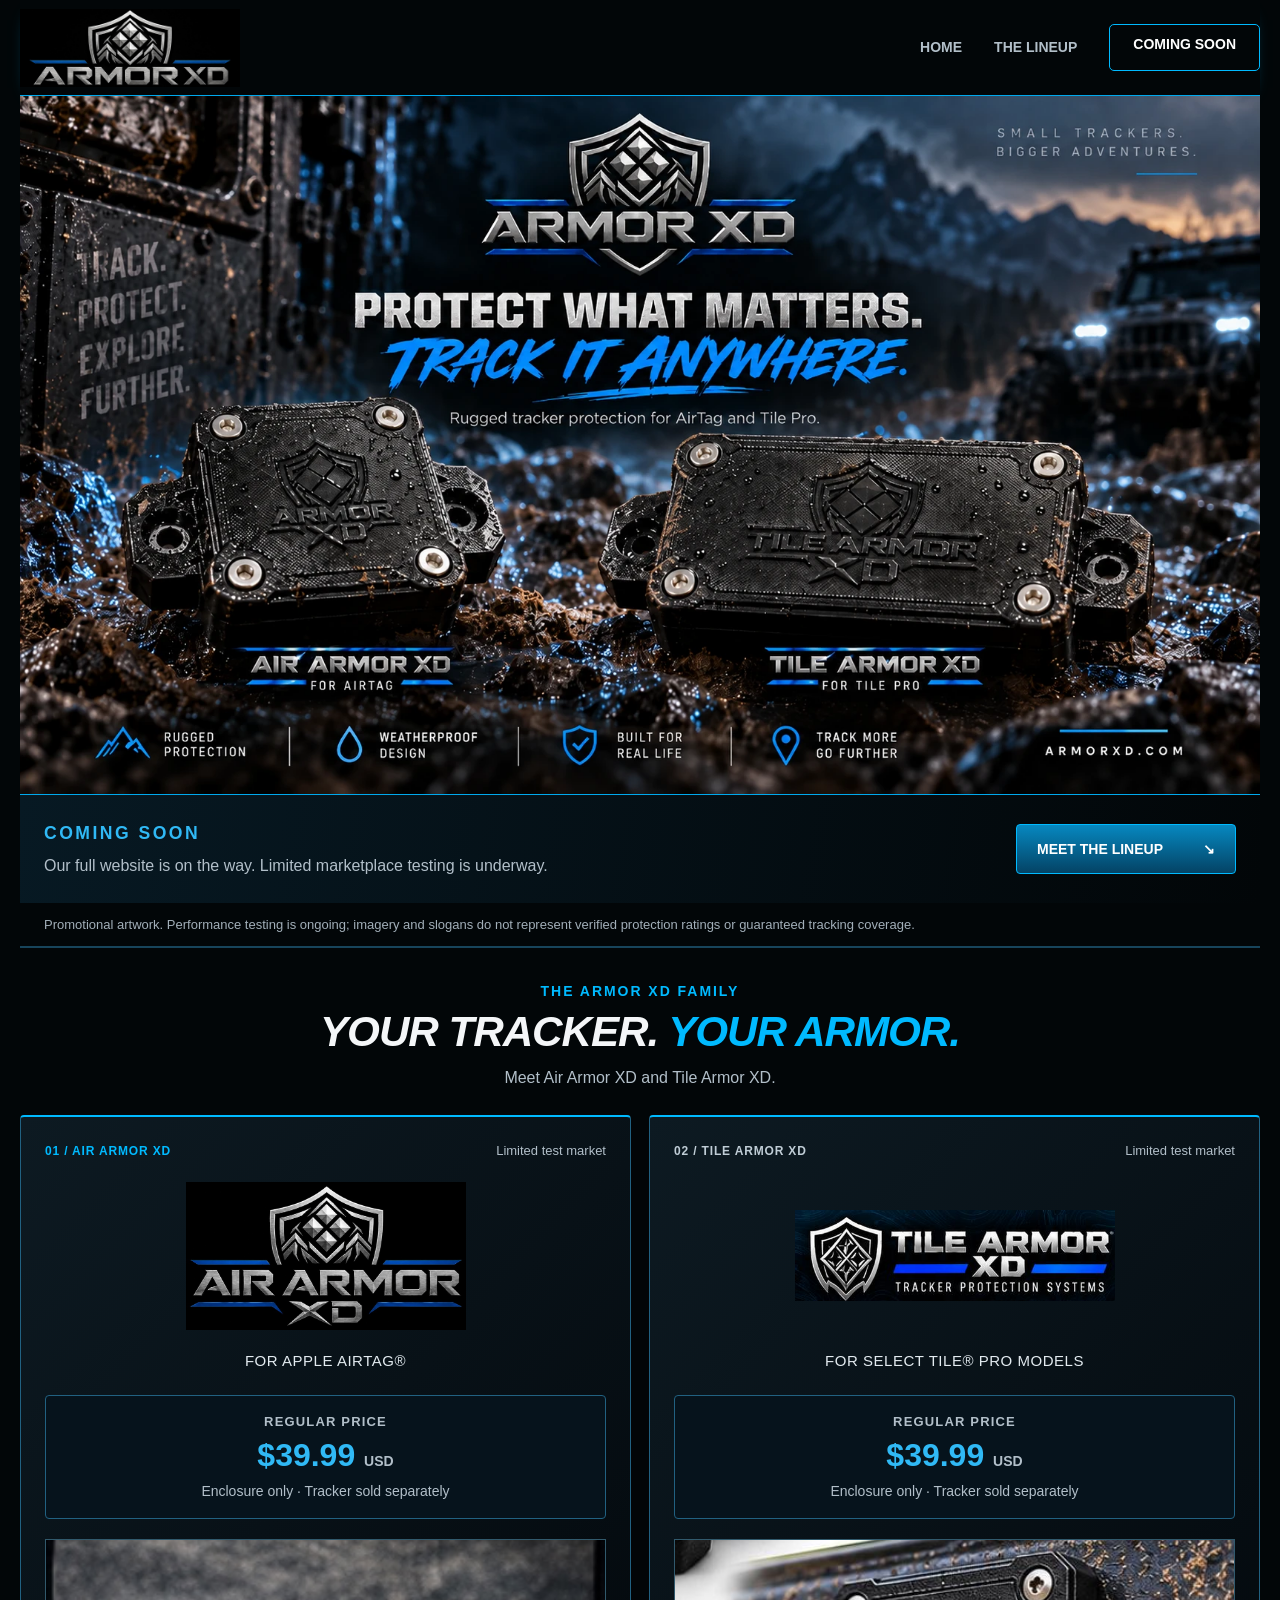
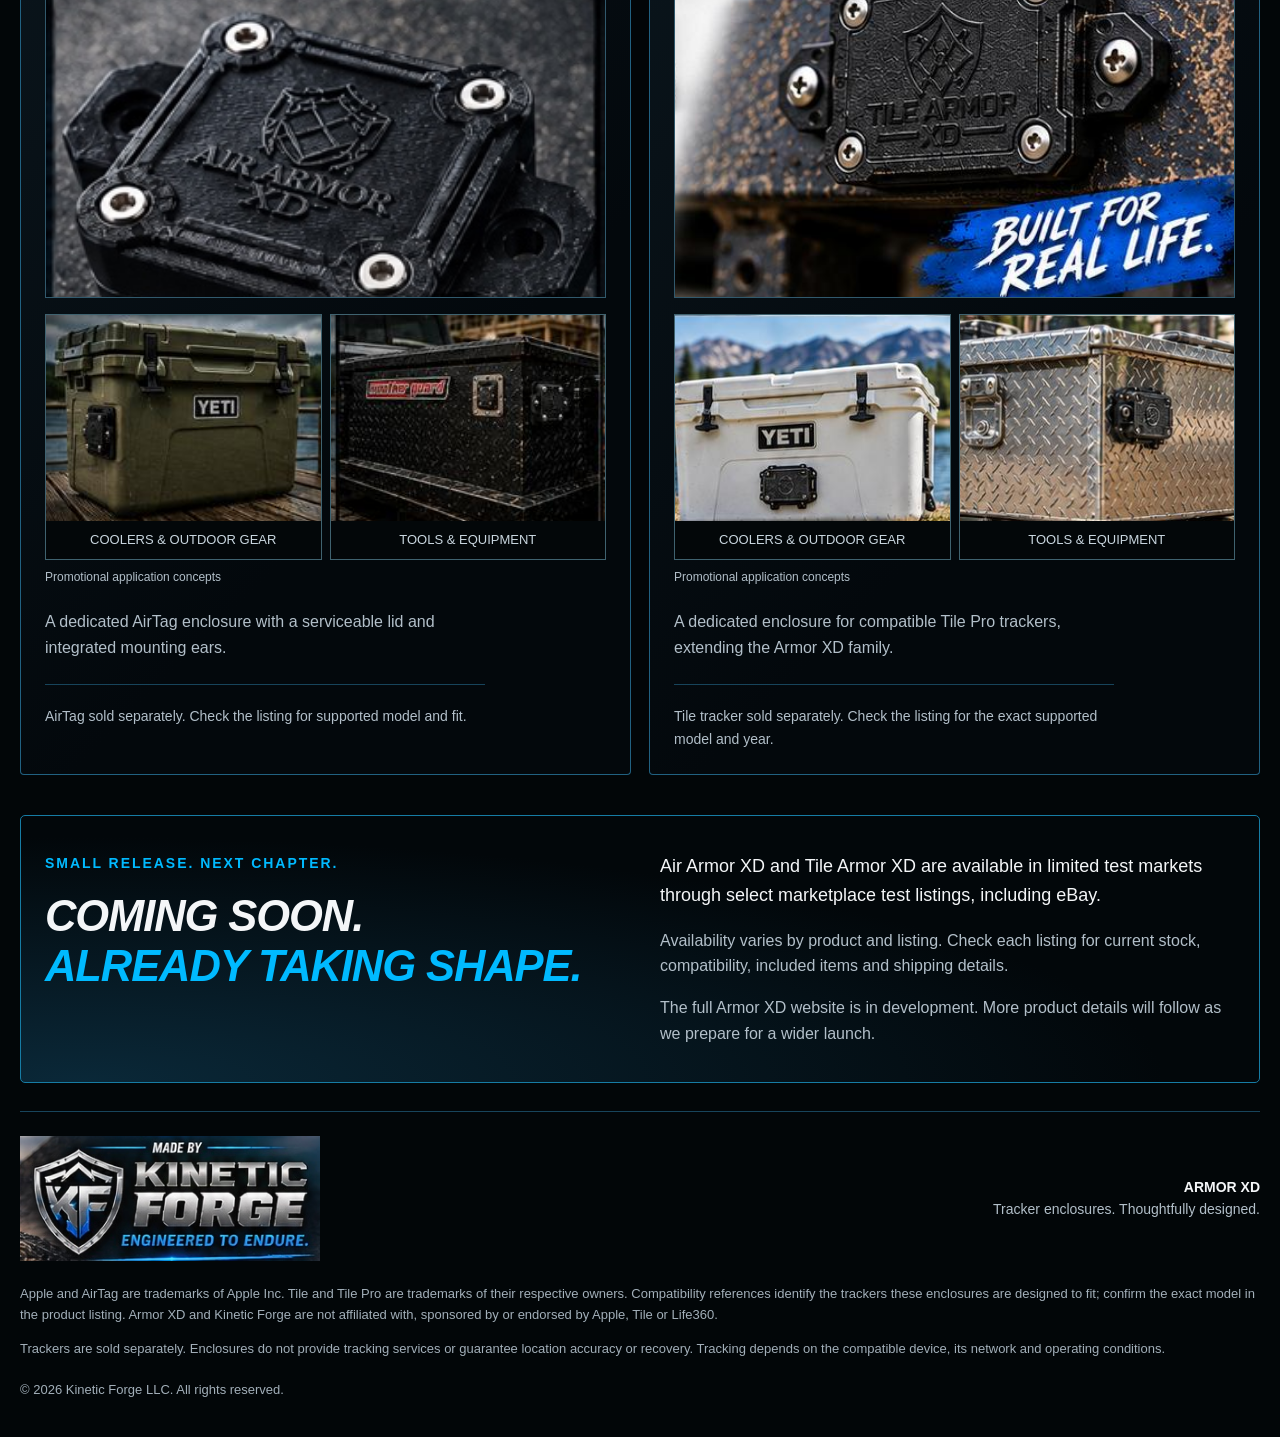
<file: index.html>
<!doctype html>
<html lang="en">
<head>
  <meta charset="utf-8">
  <meta name="viewport" content="width=device-width, initial-scale=1">
  <meta name="theme-color" content="#05090c">
  <meta name="description" content="Meet Air Armor XD and Tile Armor XD by Kinetic Forge. Our full website is coming soon. Limited availability through select marketplace test listings, including eBay.">
  <title>Armor XD | Coming Soon · Kinetic Forge</title>
  <link rel="icon" type="image/svg+xml" href="data:image/svg+xml,%3Csvg xmlns='http://www.w3.org/2000/svg' viewBox='0 0 32 32'%3E%3Crect width='32' height='32' rx='6' fill='%2305090c'/%3E%3Cpath d='M7 7h18v12l-9 7-9-7z' fill='none' stroke='%2325b4f4' stroke-width='2'/%3E%3Cpath d='m12 12 8 8m0-8-8 8' stroke='white' stroke-width='3'/%3E%3C/svg%3E">
  <link rel="stylesheet" href="styles.css">
</head>
<body>
  <a class="skip" href="#main">Skip to content</a>
  <header class="wrap header">
    <a class="brand logo-main" href="./" aria-label="Armor XD home"><img src="assets/armorxd-logo.jpg" width="1200" height="512" alt="Armor XD"></a>
    <nav aria-label="Main navigation"><a href="#main">Home</a><a href="#products">The lineup</a><a class="nav-status" href="#availability">Coming soon</a></nav>
  </header>
  <main id="main">
    <section class="brand-hero wrap" aria-labelledby="hero-title">
      <h1 id="hero-title" class="visually-hidden">Armor XD — Air Armor XD and Tile Armor XD tracker enclosures</h1>
      <img class="brand-hero-image" src="assets/armor-xd-hero.webp" width="1672" height="941" alt="Armor XD: Protect what matters. Air Armor XD for AirTag and Tile Armor XD for Tile Pro, pictured together in an outdoor adventure scene." fetchpriority="high">
      <div class="hero-launch-bar">
        <div><strong>COMING SOON</strong><p>Our full website is on the way. Limited marketplace testing is underway.</p></div>
        <a class="button" href="#products">Meet the lineup <span aria-hidden="true">↘</span></a>
      </div>
      <p class="hero-art-note">Promotional artwork. Performance testing is ongoing; imagery and slogans do not represent verified protection ratings or guaranteed tracking coverage.</p>
    </section>
    <section class="lineup wrap" id="products" aria-labelledby="lineup-title">
      <div class="section-heading"><p class="eyebrow">THE ARMOR XD FAMILY</p><h2 id="lineup-title">YOUR TRACKER. <span>YOUR ARMOR.</span></h2><p>Meet Air Armor XD and Tile Armor XD.</p></div>
      <div class="products">
        <article class="product air">
          <div class="product-top"><span class="eyebrow">01 / AIR ARMOR XD</span><span class="small-status">Limited test market</span></div>
          <h3 class="product-logo logo-air"><a class="air-image-link" href="air-armor-xd.html" title="Explore Air Armor XD" aria-label="Explore Air Armor XD"><img src="assets/air-armor-logo.jpg" width="820" height="434" alt="Air Armor XD"></a></h3>
          <p class="compatibility">For Apple AirTag®</p>
<div class="retail-price"><span>Regular price</span><strong>$39.99 <small>USD</small></strong><p>Enclosure only · Tracker sold separately</p></div>
          <div class="lineup-detail detail-air"><img src="assets/air-armor-details.jpg" width="1536" height="512" loading="lazy" alt="Air Armor XD lid and mounting ears in a close-up product view."></div>
          <div class="application-pair">
            <figure><div class="application-crop air-cooler"><img src="assets/air-applications.jpg" width="1200" height="800" loading="lazy" alt="Promotional concept showing an Air Armor XD enclosure on a cooler."></div><figcaption>Coolers &amp; outdoor gear</figcaption></figure>
            <figure><div class="application-crop air-toolbox"><img src="assets/air-applications.jpg" width="1200" height="800" loading="lazy" alt="Promotional concept showing an Air Armor XD enclosure on a toolbox."></div><figcaption>Tools &amp; equipment</figcaption></figure>
          </div>
          <p class="concept-label">Promotional application concepts</p>
          <p>A dedicated AirTag enclosure with a serviceable lid and integrated mounting ears.</p>
          <p class="product-note">AirTag sold separately. Check the listing for supported model and fit.</p>
        </article>
        <article class="product tile">
          <div class="product-top"><span class="eyebrow">02 / TILE ARMOR XD</span><span class="small-status">Limited test market</span></div>
          <h3 class="product-logo"><a class="logo-tile tile-image-link" href="tile-armor-xd.html" title="Explore Tile Armor XD" aria-label="Explore Tile Armor XD"><img src="assets/tile-applications.jpg" width="1200" height="1200" alt="Tile Armor XD"></a></h3>
          <p class="compatibility">For select Tile® Pro models</p>
<div class="retail-price"><span>Regular price</span><strong>$39.99 <small>USD</small></strong><p>Enclosure only · Tracker sold separately</p></div>
          <div class="lineup-detail detail-tile"><img src="assets/tile-product.jpg" width="1254" height="1254" loading="lazy" alt="Tile Armor XD enclosure mounted against a metal surface, from the supplied product artwork."></div>
          <div class="application-pair">
            <figure><div class="application-crop tile-cooler"><img src="assets/tile-applications.jpg" width="1200" height="1200" loading="lazy" alt="Promotional concept showing a Tile Armor XD enclosure on a cooler."></div><figcaption>Coolers &amp; outdoor gear</figcaption></figure>
            <figure><div class="application-crop tile-toolbox"><img src="assets/tile-applications.jpg" width="1200" height="1200" loading="lazy" alt="Promotional concept showing a Tile Armor XD enclosure on a metal toolbox."></div><figcaption>Tools &amp; equipment</figcaption></figure>
          </div>
          <p class="concept-label">Promotional application concepts</p>
          <p>A dedicated enclosure for compatible Tile Pro trackers, extending the Armor XD family.</p>
          <p class="product-note">Tile tracker sold separately. Check the listing for the exact supported model and year.</p>
        </article>
      </div>
    </section>
    <section class="availability wrap" id="availability" aria-labelledby="availability-title">
      <div><p class="eyebrow">SMALL RELEASE. NEXT CHAPTER.</p><h2 id="availability-title">Coming soon.<br><span>Already taking shape.</span></h2></div>
      <div class="availability-copy"><p>Air Armor XD and Tile Armor XD are available in limited test markets through select marketplace test listings, including eBay.</p><p>Availability varies by product and listing. Check each listing for current stock, compatibility, included items and shipping details.</p><p class="closing">The full Armor XD website is in development. More product details will follow as we prepare for a wider launch.</p></div>
    </section>
  </main>
  <footer class="wrap footer">
    <div class="footer-brand"><div class="logo-forge"><img src="assets/kinetic-forge-brand.jpg" width="1024" height="209" alt="Made by Kinetic Forge — Engineered to Endure."></div><p>ARMOR XD<br><span>Tracker enclosures. Thoughtfully designed.</span></p></div>
    <div class="legal"><p>Apple and AirTag are trademarks of Apple Inc. Tile and Tile Pro are trademarks of their respective owners. Compatibility references identify the trackers these enclosures are designed to fit; confirm the exact model in the product listing. Armor XD and Kinetic Forge are not affiliated with, sponsored by or endorsed by Apple, Tile or Life360.</p><p>Trackers are sold separately. Enclosures do not provide tracking services or guarantee location accuracy or recovery. Tracking depends on the compatible device, its network and operating conditions.</p><p class="copyright">© 2026 Kinetic Forge LLC. All rights reserved.</p></div>
  </footer>
</body>
</html>
</file>
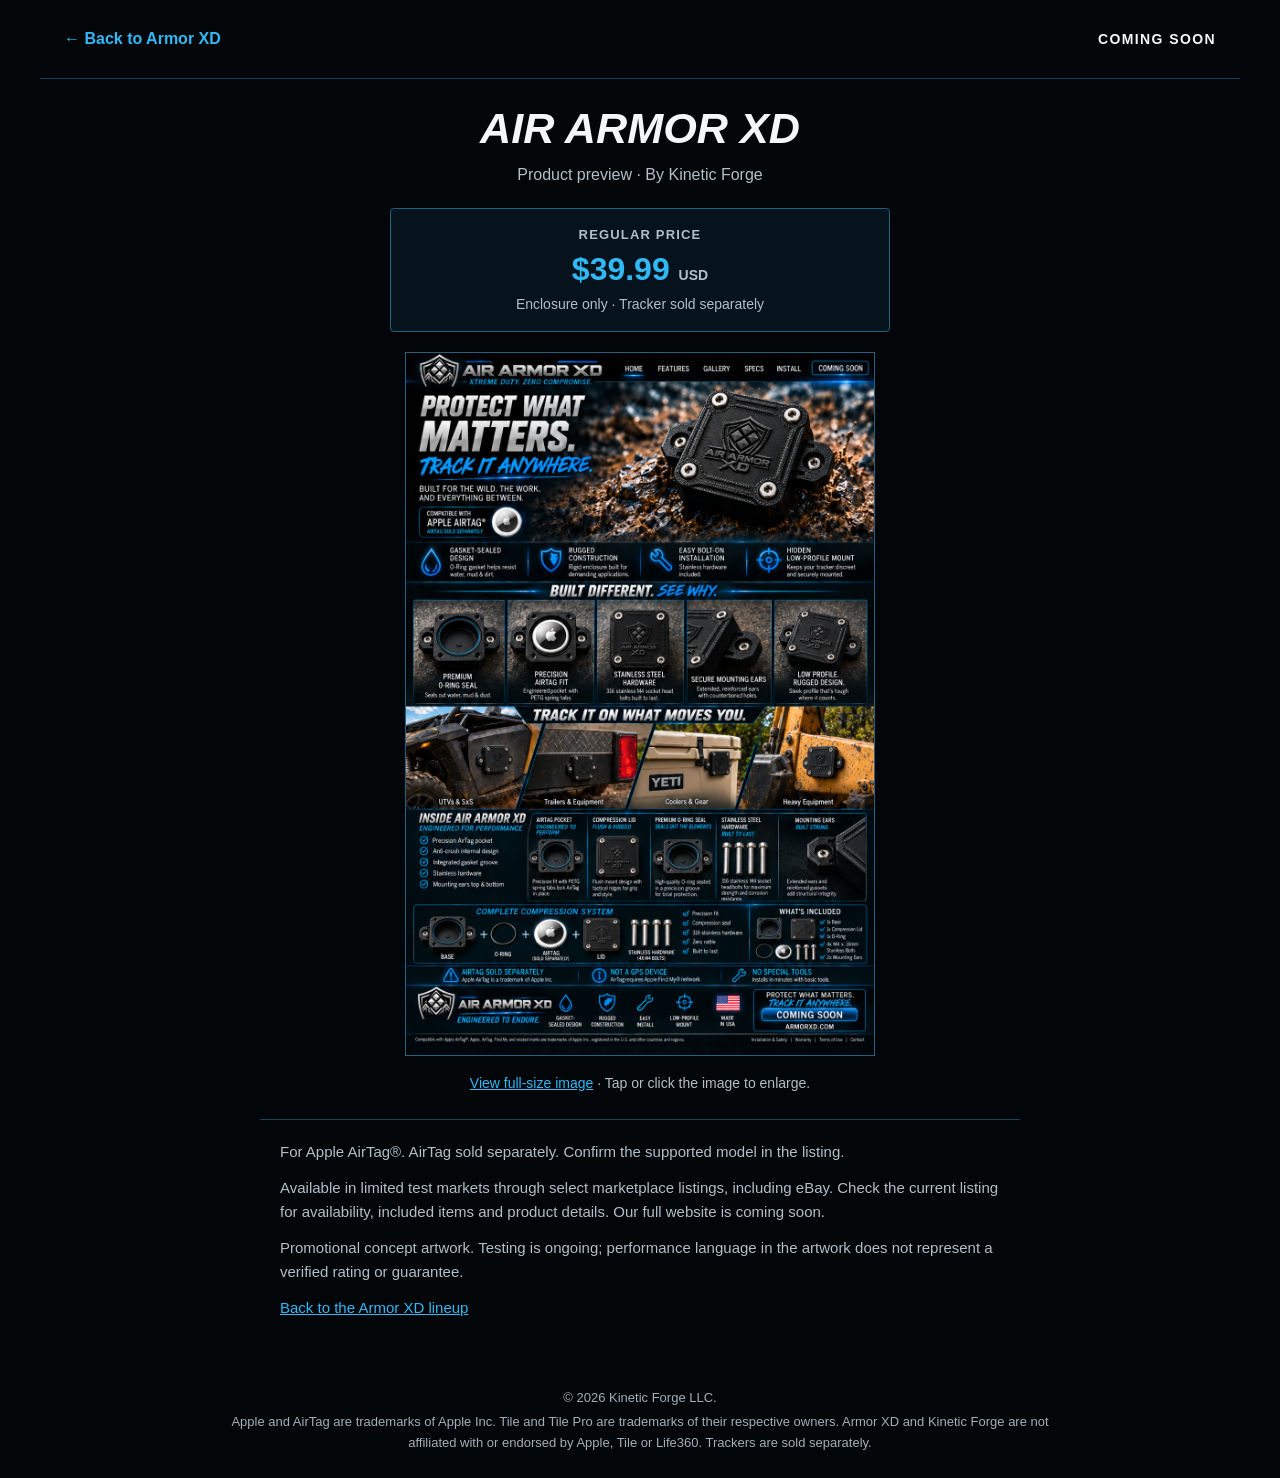
<file: air-armor-xd.html>
<!doctype html>
<html lang="en">
<head>
<meta charset="utf-8">
<meta name="viewport" content="width=device-width,initial-scale=1">
<meta name="theme-color" content="#020608">
<meta name="description" content="Air Armor XD product preview by Kinetic Forge. Full website coming soon; limited marketplace test availability.">
<title>Air Armor XD | Product Preview · Armor XD</title>
<link rel="stylesheet" href="product-preview.css">
<link rel="icon" type="image/svg+xml" href="data:image/svg+xml,%3Csvg xmlns='http://www.w3.org/2000/svg' viewBox='0 0 32 32'%3E%3Crect width='32' height='32' rx='6' fill='%2305090c'/%3E%3Cpath d='M7 7h18v12l-9 7-9-7z' fill='none' stroke='%2325b4f4' stroke-width='2'/%3E%3Cpath d='m12 12 8 8m0-8-8 8' stroke='white' stroke-width='3'/%3E%3C/svg%3E">
</head>
<body>
<header class="preview-header"><a href="index.html#products">← Back to Armor XD</a><span class="status">Coming soon</span></header>
<main class="preview-main">
<div class="preview-heading"><h1>Air Armor XD</h1><p>Product preview · By Kinetic Forge</p></div>
<div class="retail-price"><span>Regular price</span><strong>$39.99 <small>USD</small></strong><p>Enclosure only · Tracker sold separately</p></div>
<a class="image-link" href="assets/Air%20Armor%20XD%20Coming%20Soon.png" aria-label="View Air Armor XD image full-size" title="View full-size image"><img src="assets/Air%20Armor%20XD%20Coming%20Soon.png" alt="Air Armor XD promotional product artwork with enclosure details and compatibility information."></a>
<p class="image-help"><a href="assets/Air%20Armor%20XD%20Coming%20Soon.png">View full-size image</a> · Tap or click the image to enlarge.</p>
<section class="preview-note" aria-label="Availability and compatibility"><p>For Apple AirTag®. AirTag sold separately. Confirm the supported model in the listing.</p><p>Available in limited test markets through select marketplace listings, including eBay. Check the current listing for availability, included items and product details. Our full website is coming soon.</p><p>Promotional concept artwork. Testing is ongoing; performance language in the artwork does not represent a verified rating or guarantee.</p><a href="index.html#products">Back to the Armor XD lineup</a></section>
</main>
<footer class="preview-footer"><p>© 2026 Kinetic Forge LLC.</p><p>Apple and AirTag are trademarks of Apple Inc. Tile and Tile Pro are trademarks of their respective owners. Armor XD and Kinetic Forge are not affiliated with or endorsed by Apple, Tile or Life360. Trackers are sold separately.</p></footer>
</body>
</html>
</file>
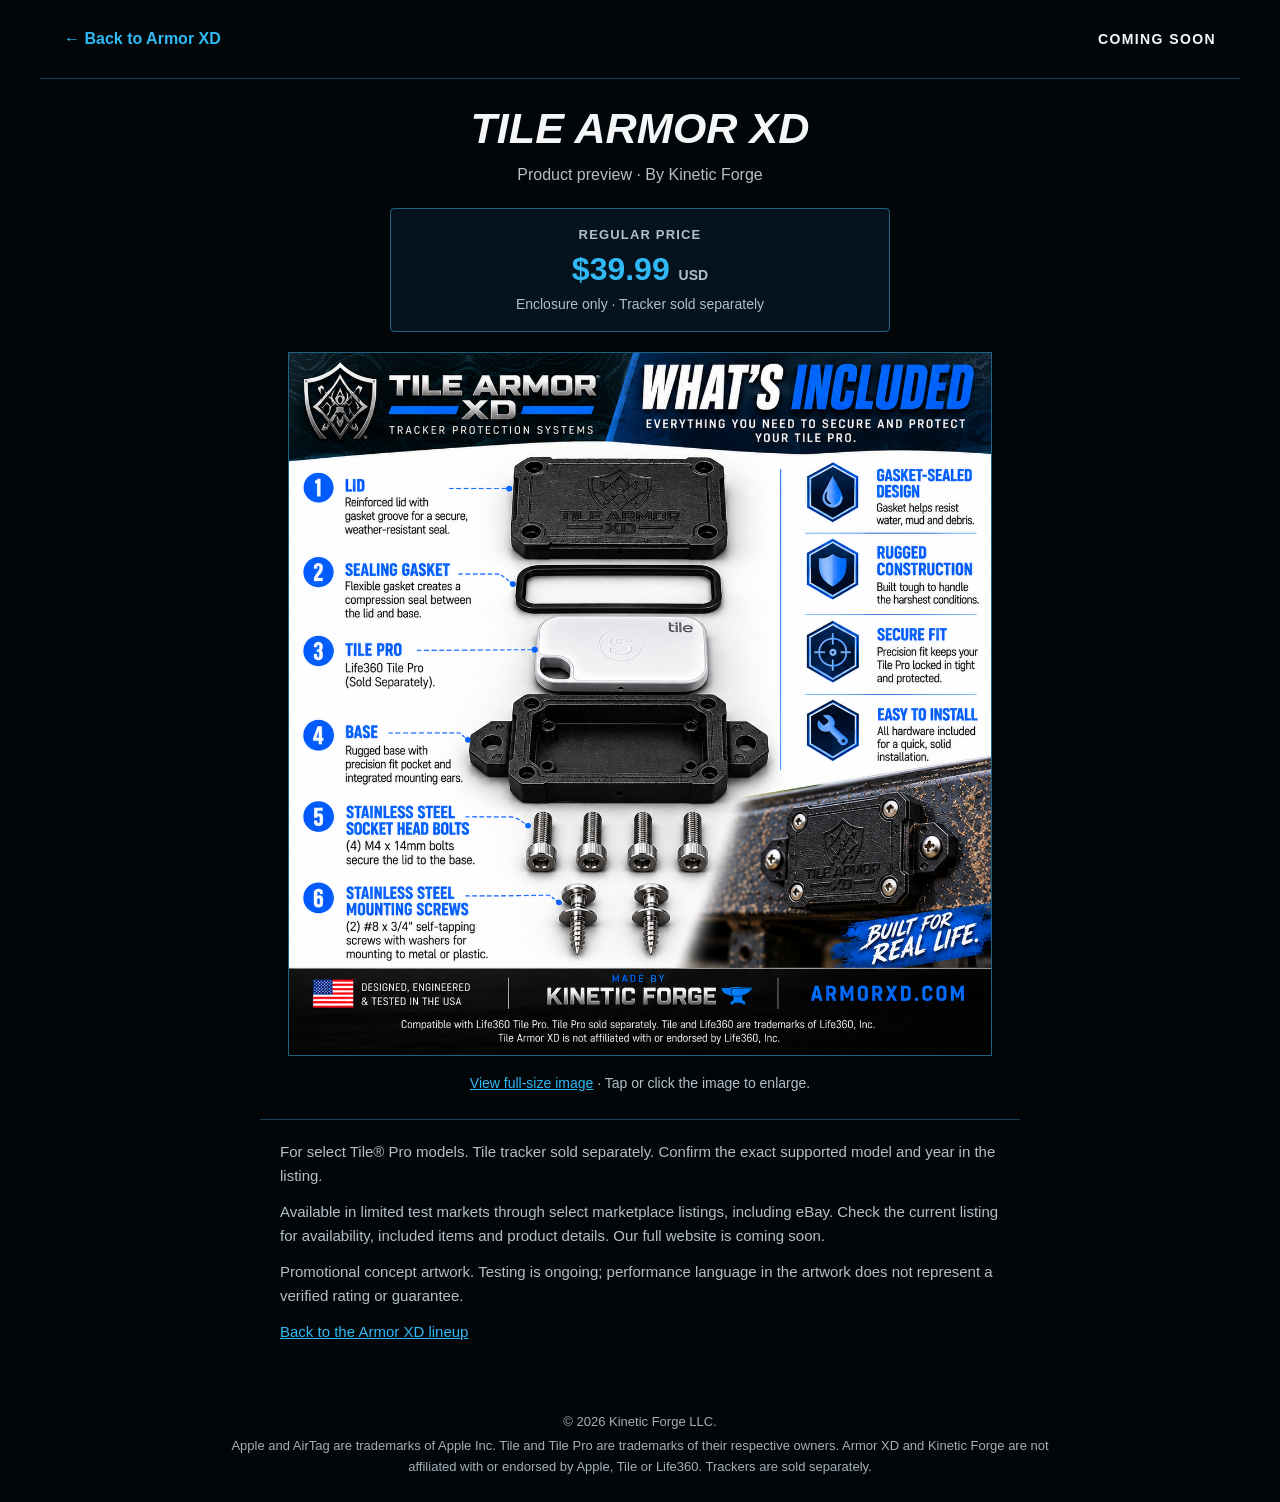
<file: tile-armor-xd.html>
<!doctype html>
<html lang="en">
<head>
<meta charset="utf-8">
<meta name="viewport" content="width=device-width,initial-scale=1">
<meta name="theme-color" content="#020608">
<meta name="description" content="Tile Armor XD product preview by Kinetic Forge. Full website coming soon; limited marketplace test availability.">
<title>Tile Armor XD | Product Preview · Armor XD</title>
<link rel="stylesheet" href="product-preview.css">
<link rel="icon" type="image/svg+xml" href="data:image/svg+xml,%3Csvg xmlns='http://www.w3.org/2000/svg' viewBox='0 0 32 32'%3E%3Crect width='32' height='32' rx='6' fill='%2305090c'/%3E%3Cpath d='M7 7h18v12l-9 7-9-7z' fill='none' stroke='%2325b4f4' stroke-width='2'/%3E%3Cpath d='m12 12 8 8m0-8-8 8' stroke='white' stroke-width='3'/%3E%3C/svg%3E">
</head>
<body>
<header class="preview-header"><a href="index.html#products">← Back to Armor XD</a><span class="status">Coming soon</span></header>
<main class="preview-main">
<div class="preview-heading"><h1>Tile Armor XD</h1><p>Product preview · By Kinetic Forge</p></div>
<div class="retail-price"><span>Regular price</span><strong>$39.99 <small>USD</small></strong><p>Enclosure only · Tracker sold separately</p></div>
<a class="image-link" href="assets/Tile%20Armor.png" aria-label="View Tile Armor XD image full-size" title="View full-size image"><img src="assets/Tile%20Armor.png" alt="Tile Armor XD promotional product artwork with enclosure details and compatibility information."></a>
<p class="image-help"><a href="assets/Tile%20Armor.png">View full-size image</a> · Tap or click the image to enlarge.</p>
<section class="preview-note" aria-label="Availability and compatibility"><p>For select Tile® Pro models. Tile tracker sold separately. Confirm the exact supported model and year in the listing.</p><p>Available in limited test markets through select marketplace listings, including eBay. Check the current listing for availability, included items and product details. Our full website is coming soon.</p><p>Promotional concept artwork. Testing is ongoing; performance language in the artwork does not represent a verified rating or guarantee.</p><a href="index.html#products">Back to the Armor XD lineup</a></section>
</main>
<footer class="preview-footer"><p>© 2026 Kinetic Forge LLC.</p><p>Apple and AirTag are trademarks of Apple Inc. Tile and Tile Pro are trademarks of their respective owners. Armor XD and Kinetic Forge are not affiliated with or endorsed by Apple, Tile or Life360. Trackers are sold separately.</p></footer>
</body>
</html>
</file>
<file: styles.css>
:root{color-scheme:dark;--bg:#05090c;--panel:#0b131a;--text:#f4f6f8;--muted:#b2bfc9;--blue:#30b9f5;--line:#263845}
*{box-sizing:border-box}html{scroll-behavior:smooth;scroll-padding-top:24px}body{margin:0;background:var(--bg);color:var(--text);font-family:Arial,Helvetica,sans-serif;line-height:1.6}a{color:inherit}.wrap{width:min(1200px,calc(100% - 96px));margin-inline:auto}.header{min-height:100px;display:flex;align-items:center;justify-content:space-between;gap:24px;border-bottom:1px solid var(--line)}.brand{text-decoration:none;font-size:1.6rem;font-weight:900;font-style:italic;letter-spacing:-.045em;white-space:nowrap}.brand span{color:var(--blue)}nav{display:flex;gap:32px}nav a{font-size:.875rem;text-decoration:none;color:var(--muted);padding-block:12px}nav a:hover{color:var(--blue)}a:focus-visible{outline:3px solid var(--blue);outline-offset:6px}.skip{position:absolute;left:24px;top:-80px;background:var(--blue);color:#05090c;padding:12px;z-index:10}.skip:focus{top:12px}.eyebrow{font-size:.875rem;font-weight:700;letter-spacing:.14em;color:var(--blue);margin:0 0 20px}h1,h2,h3,p{margin-top:0}h1{font-size:clamp(2.7rem,5.3vw,4.9rem);line-height:1.02;letter-spacing:-.055em;margin-bottom:26px;font-weight:900}h1 span{color:var(--blue)}.hero{display:grid;grid-template-columns:1.08fr 1fr;gap:48px;align-items:center;padding-block:76px 72px}.intro{color:var(--muted);font-size:1.15rem;max-width:410px;line-height:1.55;margin-bottom:28px}.launch{border-left:2px solid var(--blue);padding-left:18px;margin-bottom:28px}.launch-label{font-size:1rem;font-weight:800;letter-spacing:.14em}.launch p{font-size:.9375rem;color:var(--muted);margin:7px 0 0;line-height:1.55}.button{display:inline-flex;align-items:center;justify-content:space-between;gap:40px;text-decoration:none;background:var(--blue);color:#03121c;padding:13px 20px;font-weight:700;min-height:48px}.button:hover{background:#7bd6ff}.hero-visual{margin:0;min-width:0;padding:16px;background:linear-gradient(140deg,#203340,#0b1116 60%);border:1px solid #344a59;box-shadow:18px 18px 0 #081118}.product-window{position:relative;width:100%;aspect-ratio:1.08;overflow:hidden;background:#182127}.product-window img{position:absolute;display:block;width:555.56%;max-width:none;height:auto;left:-438.9%;top:-38.5%}.hero-visual figcaption{display:flex;justify-content:space-between;gap:10px;font-size:.75rem;letter-spacing:.07em;padding-top:15px;color:var(--muted)}.hero-visual figcaption span:first-child{font-weight:700;color:var(--text)}.lineup{padding-block:52px 64px;border-top:1px solid var(--line)}.section-heading{margin-bottom:30px}.section-heading .eyebrow{margin-bottom:12px}h2{font-size:clamp(1.8rem,3vw,2.5rem);line-height:1.16;letter-spacing:-.035em;margin-bottom:14px}.section-heading>p:last-child{color:var(--muted);margin-bottom:0}.products{display:grid;grid-template-columns:1fr 1fr;gap:22px}.product{padding:30px;border:1px solid var(--line);border-top:3px solid var(--blue);background:linear-gradient(120deg,#101e29,var(--panel) 65%)}.tile{border-top-color:#9aadb9;background:linear-gradient(120deg,#172027,var(--panel) 65%)}.product-top{display:flex;flex-wrap:wrap;justify-content:space-between;gap:8px;align-items:center;margin-bottom:32px}.product-top .eyebrow{font-size:.75rem;margin:0;letter-spacing:.07em}.tile .eyebrow{color:#c0cdd6}.small-status{font-size:.8125rem;color:var(--muted)}h3{font-size:clamp(1.7rem,2.6vw,2.25rem);font-weight:900;letter-spacing:-.04em;line-height:1.15;margin-bottom:8px}h3 span{color:var(--blue)}.tile h3 span{color:#b9cbd7}.compatibility{color:#e3ebf0;font-size:.9375rem;margin-bottom:22px}.product>p:not(.compatibility){color:var(--muted);max-width:440px}.product .product-note{font-size:.875rem;border-top:1px solid var(--line);margin:24px 0 0;padding-top:20px}.availability{display:grid;grid-template-columns:1fr 1fr;gap:64px;border-top:1px solid var(--line);padding-block:64px}.availability h2 span{color:#a2b2be}.availability .eyebrow{margin-bottom:16px}.availability-copy p{color:var(--muted)}.availability-copy p:first-child{color:var(--text);font-size:1.125rem}.availability-copy .closing{margin-bottom:0}.footer{border-top:1px solid var(--line);padding-block:35px 24px}.footer-brand{display:flex;justify-content:space-between;gap:28px;align-items:center;margin-bottom:30px}.footer-brand .eyebrow{font-size:.75rem;margin:0;color:#a8bac7}.forge{font-size:1.6rem;font-weight:900;font-style:italic;letter-spacing:-.035em;line-height:1.1;margin:8px 0 0}.forge span{color:var(--blue)}.footer-brand>p{text-align:right;font-size:.875rem;margin:0;font-weight:700}.footer-brand>p span{color:var(--muted);font-weight:400}.legal{max-width:1000px;color:#a2afb9;font-size:.8125rem;line-height:1.65}.legal p{margin-bottom:12px}.copyright{padding-top:8px}
@media(min-width:1450px){.hero{gap:72px}}@media(max-width:950px){.wrap{width:calc(100% - 48px)}.hero{gap:28px;padding-block:48px}.hero-visual{padding:10px;box-shadow:9px 9px 0 #081118}.hero-visual figcaption{font-size:.75rem;flex-wrap:wrap}.product{padding:24px}.availability{gap:32px}}@media(max-width:700px){.header{min-height:84px;gap:16px}.brand{font-size:1.4rem}nav{gap:16px}nav a{font-size:.8125rem}.hero{grid-template-columns:1fr;padding-block:40px 48px;gap:36px}h1{font-size:clamp(2.6rem,10vw,4.5rem)}.intro{max-width:440px}.hero-visual{width:100%;max-width:440px;justify-self:center}.product-window{aspect-ratio:1.3}.product-window img{top:-46.4%}.lineup{padding-block:40px}.products{grid-template-columns:1fr;gap:18px}.product-top{margin-bottom:24px}.availability{grid-template-columns:1fr;gap:16px;padding-block:40px}.footer-brand{align-items:flex-start;flex-direction:column;gap:24px}.footer-brand>p{text-align:left}}@media(max-width:360px){.wrap{width:calc(100% - 32px)}.header{flex-wrap:wrap;padding-block:14px;gap:0 20px}nav{gap:20px}.product{padding:20px}.hero-visual figcaption{letter-spacing:0}}@media(prefers-reduced-motion:reduce){html{scroll-behavior:auto}}

/* Keep enlarged text within narrow screens. */
.header{flex-wrap:wrap}nav{flex-wrap:wrap}.hero-copy,.product,.availability>div{min-width:0}h1,h2,h3,.eyebrow,.forge{overflow-wrap:anywhere}@media(max-width:700px){.header{padding-block:16px;gap:12px 24px}}

.application-pair{display:grid;grid-template-columns:1fr 1fr;gap:12px;margin:25px 0 0}.application-pair figure{margin:0;min-width:0;background:#060c10;border:1px solid var(--line)}.application-crop{position:relative;aspect-ratio:4/3;overflow:hidden}.application-crop img{position:absolute;display:block;max-width:none;height:auto}.air-cooler img,.air-toolbox img{width:571.4286%;top:-269.8413%;left:0}.air-toolbox img{left:-101.9048%}.tile-cooler img,.tile-toolbox img{width:400%;top:-186.6667%;left:-200%}.tile-toolbox img{left:-300%}.application-pair figcaption{padding:10px;font-size:.8125rem;line-height:1.4;color:#c9d6df}.product .concept-label{font-size:.75rem;color:#a2afb9;margin:8px 0 22px}.application-pair img{object-fit:initial}@media(max-width:420px){.application-pair{grid-template-columns:1fr;gap:14px}.application-pair figcaption{font-size:.875rem}}
.tile-cooler img,.tile-toolbox img{width:428.5714%;top:-200.9524%;left:-217.8571%}.tile-toolbox img{left:-325%}
/* Original approved brand artwork, framed without redrawing the marks. */
.logo-main{position:relative;display:block;width:220px;height:73px;overflow:hidden;flex-shrink:0}.logo-main img{display:block;width:250px;max-width:none;height:auto;position:absolute;left:-15px;top:-4px}.header{min-height:112px}.product-logo{height:156px;display:flex;align-items:center;margin-bottom:20px}.logo-air img{width:280px;max-width:100%;height:auto;display:block}.logo-tile{position:relative;display:block;width:100%;max-width:320px;aspect-ratio:510/145;overflow:hidden}.logo-tile img{position:absolute;display:block;width:235.294%;height:auto;max-width:none;top:0;left:0}.logo-forge{position:relative;width:300px;max-width:100%;aspect-ratio:325/135;overflow:hidden}.logo-forge img{position:absolute;display:block;width:315.077%;height:auto;max-width:none;left:-107.692%;top:-3.704%}@media(max-width:700px){.logo-main{width:165px;height:57px}.logo-main img{width:190px;left:-12px;top:-3px}.header{min-height:90px}.product-logo{height:145px}.logo-forge{width:270px}}
.logo-main{height:78px}@media(max-width:700px){.logo-main{height:59px}}
/* Reference-led campaign styling. */
:root{--bg:#020608;--panel:#060d12;--line:#17445b;--blue:#00baff}.wrap{width:min(1320px,calc(100% - 40px))}.header{min-height:96px;border-bottom:1px solid #00a9ed;box-shadow:0 6px 18px -14px #00baff}.logo-main{margin-block:8px}nav{text-transform:uppercase;font-weight:700}.nav-status{border:1px solid var(--blue);border-radius:5px;padding:8px 23px;color:white}.hero{gap:0;grid-template-columns:1fr 1.05fr;padding:0;align-items:stretch;background:#020506;border-bottom:1px solid var(--blue);position:relative}.hero-copy{padding:42px 24px 36px 18px;z-index:1;background:linear-gradient(90deg,#020608 75%,#02060800)}h1,h2{font-family:Impact,'Arial Narrow',Arial,sans-serif;font-style:italic;font-weight:900;letter-spacing:-.025em;text-transform:uppercase}h1{font-size:clamp(2.7rem,4.5vw,4.7rem);line-height:1.02;background:linear-gradient(#fff 12%,#9c9fa3 55%,#f6f6f6 70%,#a0a4a8);background-clip:text;-webkit-background-clip:text;color:transparent;margin-bottom:10px}h1 span{font-size:1.34em;color:inherit}.hero-tagline{font-family:Impact,'Arial Narrow',Arial,sans-serif;font-style:italic;font-size:clamp(1.4rem,2.7vw,2.4rem);color:var(--blue);line-height:1.1;margin:8px 0 22px;letter-spacing:.015em}.hero-copy .eyebrow{margin-bottom:22px}.intro{text-transform:uppercase;font-size:1rem;line-height:1.45;color:#e2e9ed;margin-bottom:22px}.launch{margin-bottom:18px}.button{background:linear-gradient(#0688c0,#044365);color:white;border:1px solid var(--blue);border-radius:4px;text-transform:uppercase;font-size:.875rem}.button:hover{background:#09618b}.hero-visual{align-self:center;border:0;background:none;padding:0;box-shadow:none;width:100%;max-width:none}.product-window{aspect-ratio:500/350}.product-window img{width:204.8%;left:-100%;top:-18.5714%;height:auto}.hero-visual figcaption{padding:12px 20px;border-top:1px solid #20769c;background:#03090d}.lineup{padding-block:32px 40px}.section-heading{text-align:center;margin-bottom:24px}.section-heading .eyebrow{margin-bottom:6px}.section-heading h2{font-size:clamp(1.9rem,3.3vw,3rem);margin-bottom:8px}.section-heading h2 span{color:var(--blue)}.products{gap:18px}.product{padding:24px;background:linear-gradient(135deg,#0d1a22,#03080c 70%);border:1px solid #216181;border-top:2px solid var(--blue);border-radius:4px}.product-top{margin-bottom:16px}.product-logo{margin-bottom:15px;justify-content:center}.compatibility{text-align:center;text-transform:uppercase;letter-spacing:.035em}.application-pair{gap:8px;margin-top:16px}.application-pair figure{border-color:#3f626f}.application-pair figcaption{text-align:center;text-transform:uppercase;background:#030709}.availability{padding:36px 24px;border:1px solid #167ca4;border-radius:5px;background:radial-gradient(ellipse at 5% 100%,#0a2838,#02070a 65%);gap:40px}.availability h2{font-size:clamp(2rem,3.4vw,3.1rem)}.availability h2 span{color:var(--blue)}.footer{margin-top:28px;padding-top:24px}.footer-brand{margin-bottom:22px}.legal{max-width:none}.footer-brand>p{text-transform:uppercase}.footer-brand>p span{text-transform:none}@media(max-width:950px){.hero-copy{padding:28px 18px}.hero{grid-template-columns:1fr 1fr}.hero-copy .eyebrow{font-size:.75rem}h1{font-size:clamp(2rem,4.4vw,3.2rem)}.hero-tagline{font-size:1.6rem}.hero-visual{align-self:center}.product{padding:20px}}@media(max-width:700px){.wrap{width:calc(100% - 28px)}.header{padding-block:8px;gap:6px 15px}nav{gap:14px}.nav-status{padding:7px 12px}.hero{grid-template-columns:1fr}.hero-copy{padding:30px 10px 24px}.hero-copy .eyebrow{margin-bottom:14px}h1{font-size:clamp(2.15rem,8vw,3.5rem)}.hero-tagline{font-size:1.75rem}.hero-visual{padding:0;max-width:none}.product-window{aspect-ratio:500/350}.product-window img{width:204.8%;left:-100%;top:-18.5714%}.products{grid-template-columns:1fr}.availability{padding:24px 18px;gap:12px}.product-logo{height:145px}.section-heading h2 span{display:block}.lineup{padding-top:28px}.application-pair{grid-template-columns:1fr 1fr}.hero-visual figcaption{font-size:.75rem}.application-pair figcaption{font-size:.75rem}}@media(max-width:360px){.application-pair{grid-template-columns:1fr}}
.lineup-detail{position:relative;aspect-ratio:500/320;overflow:hidden;border:1px solid #31596c;margin:16px 0;background:#071015}.lineup-detail img{position:absolute;display:block;max-width:none;height:auto}.detail-air img{width:487.619%;left:-384.127%;top:-46.13%}.detail-tile img{width:250.8%;left:-150%;top:-242.1875%}
.tile-image-link{cursor:pointer;transition:filter .15s ease,box-shadow .15s ease}.tile-image-link:hover,.tile-image-link:focus-visible{filter:brightness(1.2);box-shadow:0 0 0 2px var(--blue),0 0 18px #00baff66}@media(prefers-reduced-motion:reduce){.tile-image-link{transition:none}}
.air-image-link{display:block;max-width:100%;cursor:pointer;transition:filter .15s ease,box-shadow .15s ease}.air-image-link:hover,.air-image-link:focus-visible{filter:brightness(1.2);box-shadow:0 0 0 2px var(--blue),0 0 18px #00baff66}@media(prefers-reduced-motion:reduce){.air-image-link{transition:none}}
.brand-hero{padding:0;border-bottom:1px solid #17445b}.brand-hero-image{display:block;width:100%;height:auto}.visually-hidden{position:absolute!important;width:1px!important;height:1px!important;padding:0!important;margin:-1px!important;overflow:hidden!important;clip:rect(0,0,0,0)!important;white-space:nowrap!important;border:0!important}.hero-launch-bar{display:flex;align-items:center;justify-content:space-between;gap:20px;padding:24px;background:linear-gradient(100deg,#071923,#020608);border-top:1px solid #00a9ed}.hero-launch-bar strong{font-size:1.1rem;letter-spacing:.14em;color:#30b9f5}.hero-launch-bar p{margin:6px 0 0;color:#b2bfc9}.hero-launch-bar .button{flex-shrink:0}.hero-art-note{font-size:.8125rem;color:#a2afb9;margin:0;padding:12px 24px;line-height:1.5}@media(max-width:700px){.hero-launch-bar{align-items:flex-start;flex-direction:column;padding:20px 16px}.hero-art-note{padding:12px 16px}}
.retail-price{text-align:center;padding:16px;margin:0 0 20px;border:1px solid #216181;background:#06131c;border-radius:4px}.retail-price>span{display:block;font:700 .8125rem/1.5 Arial,Helvetica,sans-serif;letter-spacing:.09em;text-transform:uppercase;color:#b2bfc9}.retail-price strong{display:block;font:700 2rem/1.3 Arial,Helvetica,sans-serif;color:#30b9f5;margin:4px 0}.retail-price small{font-size:.875rem;color:#b2bfc9}.retail-price p{font:400 .875rem/1.5 Arial,Helvetica,sans-serif;color:#b2bfc9;margin:0}.preview-main>.retail-price{max-width:500px;margin:0 auto 20px}
</file>
<file: product-preview.css>
*{box-sizing:border-box}html{color-scheme:dark}body{margin:0;background:#020608;color:#f4f6f8;font:1rem/1.6 Arial,Helvetica,sans-serif}a{color:#30b9f5}a:focus-visible{outline:3px solid #30b9f5;outline-offset:5px}.preview-header{max-width:1200px;margin:auto;padding:18px 24px;display:flex;gap:16px;justify-content:space-between;align-items:center;border-bottom:1px solid #17445b}.preview-header a{text-decoration:none;font-weight:bold;padding:8px 0}.status{font-size:.875rem;font-weight:bold;text-transform:uppercase;letter-spacing:.1em}.preview-main{max-width:1200px;margin:auto;padding:24px}.preview-heading{text-align:center;margin-bottom:20px}h1{font-size:clamp(1.65rem,4vw,2.7rem);font-style:italic;line-height:1.2;margin:0 0 8px;text-transform:uppercase}.preview-heading p{color:#b2bfc9;margin:0}.image-link{display:block;width:fit-content;max-width:100%;margin:auto;line-height:0;border:1px solid #216181}.image-link img{display:block;width:auto;height:auto;max-width:100%;max-height:78vh;max-height:78svh;object-fit:contain}.image-link:hover{outline:1px solid #30b9f5}.image-help{text-align:center;font-size:.875rem;color:#b2bfc9;margin:16px 0 24px}.preview-note{max-width:760px;margin:0 auto;padding:20px;border-top:1px solid #17445b;color:#b2bfc9;font-size:.9375rem}.preview-note p{margin:0 0 12px}.preview-footer{text-align:center;padding:20px 24px;font-size:.8125rem;color:#a2afb9}.preview-footer p{margin:4px auto;max-width:850px}@media(max-width:500px){.preview-header{padding:12px 16px;flex-wrap:wrap;gap:6px 16px}.preview-main{padding:20px 12px}.status{font-size:.8125rem}.preview-note{padding:18px 8px}}@media(orientation:landscape) and (max-height:500px){.image-link img{max-height:90vh;max-height:90svh}}
.retail-price{text-align:center;padding:16px;margin:0 0 20px;border:1px solid #216181;background:#06131c;border-radius:4px}.retail-price>span{display:block;font:700 .8125rem/1.5 Arial,Helvetica,sans-serif;letter-spacing:.09em;text-transform:uppercase;color:#b2bfc9}.retail-price strong{display:block;font:700 2rem/1.3 Arial,Helvetica,sans-serif;color:#30b9f5;margin:4px 0}.retail-price small{font-size:.875rem;color:#b2bfc9}.retail-price p{font:400 .875rem/1.5 Arial,Helvetica,sans-serif;color:#b2bfc9;margin:0}.preview-main>.retail-price{max-width:500px;margin:0 auto 20px}
</file>
